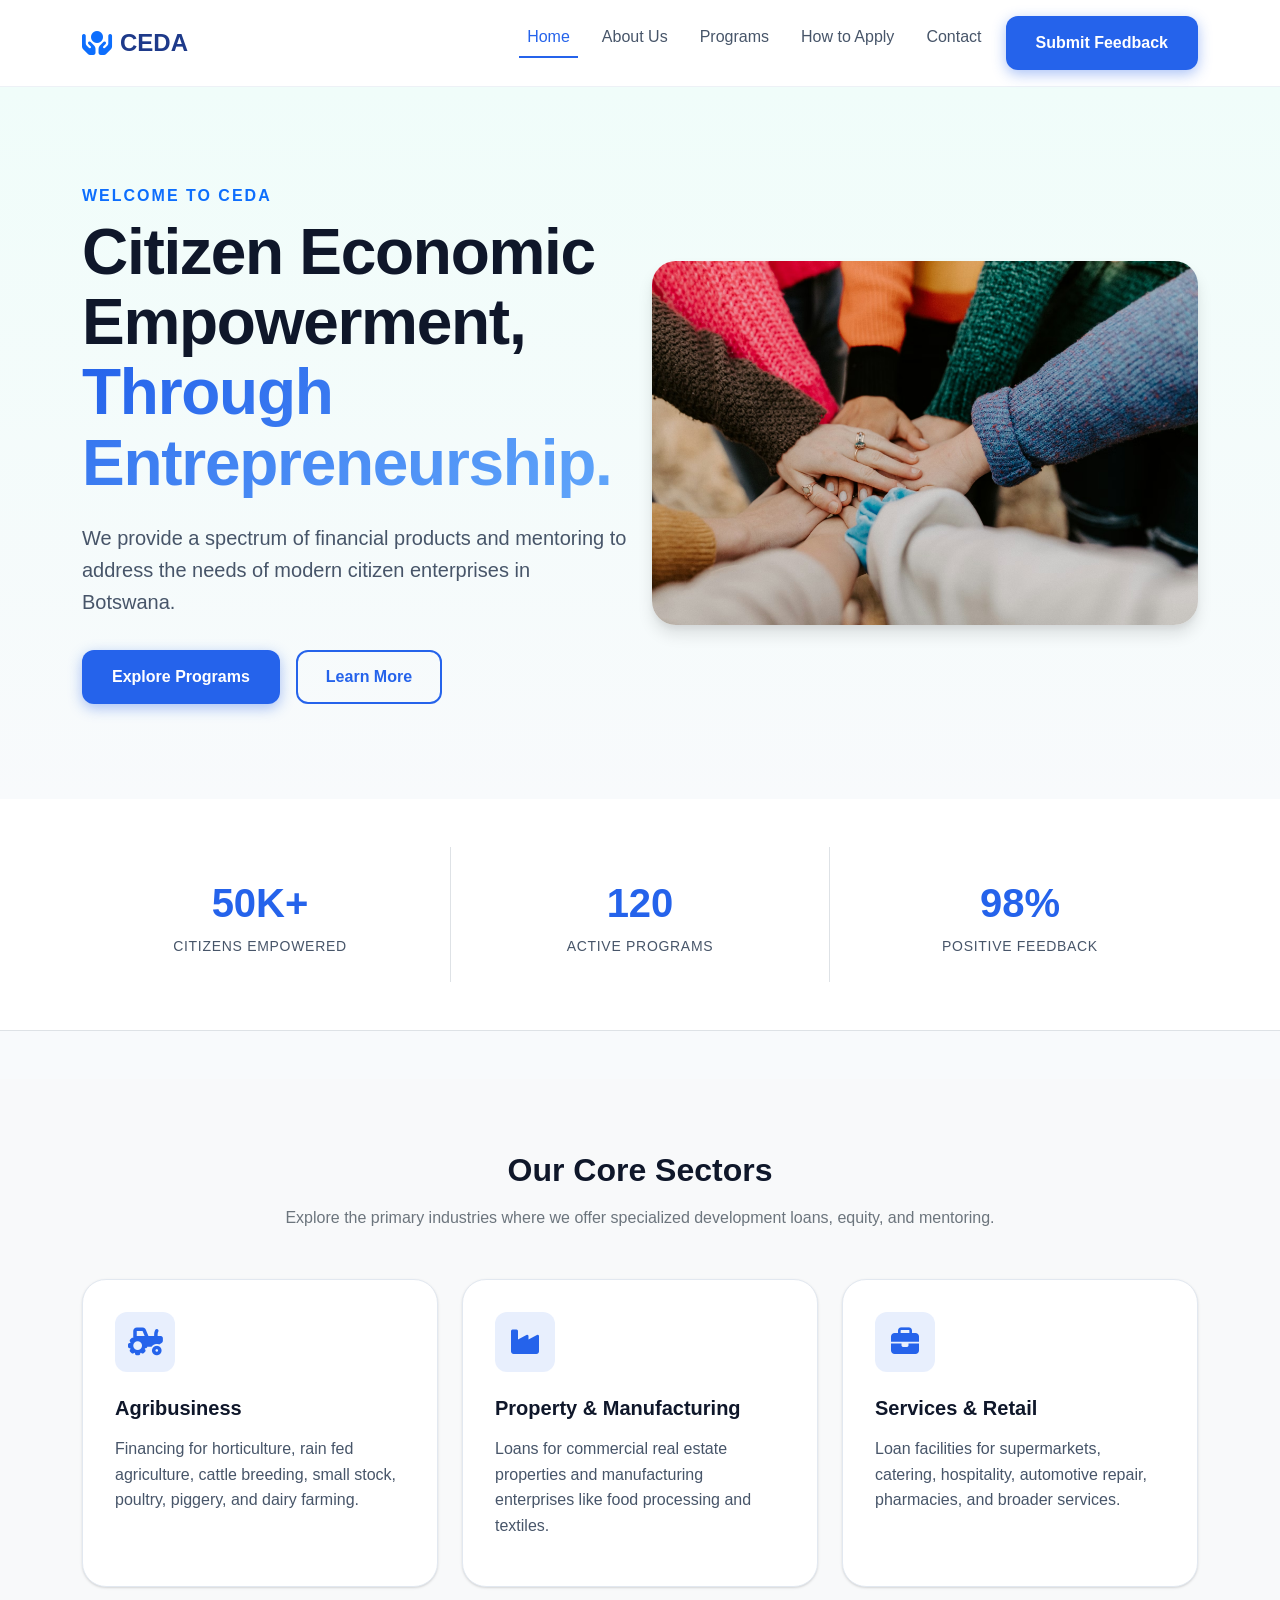
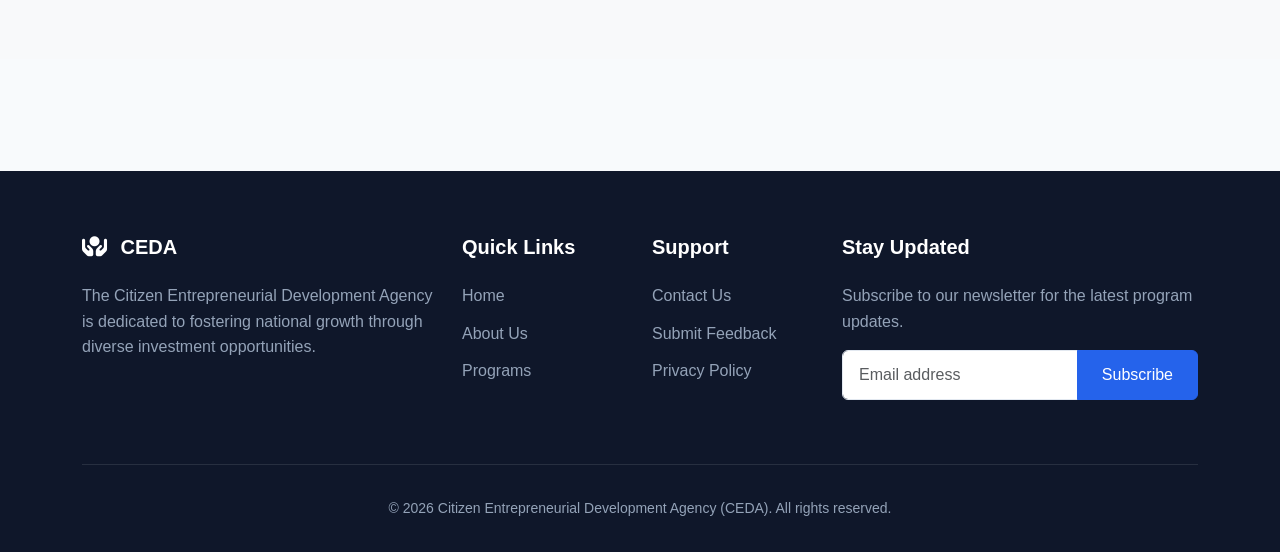
<file: index.html>
<!DOCTYPE html>
<html lang="en">

<head>
  <meta charset="UTF-8">
  <meta name="viewport" content="width=device-width, initial-scale=1.0">
  <title>CEDA - Citizen Entrepreneurial Development Agency</title>
  <meta name="description"
    content="CEDA provides funding for citizen owned projects, encompassing Agribusiness, Services, Property & Manufacturing.">
  <link href="https://cdn.jsdelivr.net/npm/bootstrap@5.3.2/dist/css/bootstrap.min.css" rel="stylesheet">
  <link rel="stylesheet" href="https://cdnjs.cloudflare.com/ajax/libs/font-awesome/6.4.2/css/all.min.css">
  <link rel="stylesheet" href="css/styles.css">
  <link rel="stylesheet" href="css/components.css">
</head>

<body>

  <nav class="site-navbar navbar navbar-expand-lg">
    <div class="container">
      <a class="navbar-brand" href="index.html">
        <i class="fa-solid fa-hands-holding-circle text-primary"></i>
        CEDA
      </a>
      <button class="navbar-toggler" type="button" data-bs-toggle="collapse" data-bs-target="#mainNav"
        aria-controls="mainNav" aria-expanded="false" aria-label="Toggle navigation">
        <span class="navbar-toggler-icon"></span>
      </button>
      <div class="collapse navbar-collapse" id="mainNav">
        <ul class="navbar-nav ms-auto mb-2 mb-lg-0">
          <li class="nav-item">
            <a class="nav-link active" aria-current="page" href="index.html">Home</a>
          </li>
          <li class="nav-item">
            <a class="nav-link" href="about.html">About Us</a>
          </li>
          <li class="nav-item">
            <a class="nav-link" href="programs.html">Programs</a>
          </li>
          <li class="nav-item"><a class="nav-link" aria-current="page" href="apply.html">How to
              Apply</a></li>
          <li class="nav-item">
            <a class="nav-link" href="contact.html">Contact</a>
          </li>

          <li class="nav-item ms-lg-2">
            <a class="btn-custom btn-custom-primary" href="feedback.html">Submit Feedback</a>
          </li>
        </ul>
      </div>
    </div>
  </nav>

  <main>
    <section class="hero-component">
      <div class="container">
        <div class="row align-items-center">
          <div class="col-lg-6 hero-content pr-lg-5 mb-5 mb-lg-0 animate-on-scroll delay-100">
            <span class="text-uppercase fw-bold text-primary mb-2 d-block" style="letter-spacing: 2px;">Welcome to
              CEDA</span>
            <h1 class="hero-title">Citizen Economic Empowerment, <br><span class="text-gradient">Through
                Entrepreneurship.</span>
            </h1>
            <p class="hero-subtitle">We provide a spectrum of financial products and mentoring to address the needs of
              modern citizen enterprises in Botswana.</p>
            <div class="d-flex gap-3">
              <a href="programs.html" class="btn-custom btn-custom-primary">Explore Programs</a>
              <a href="about.html" class="btn-custom btn-custom-outline">Learn More</a>
            </div>
          </div>
          <div class="col-lg-6 animate-on-scroll delay-200">
            <div class="hero-image-wrapper">
              <img src="images/hands.jpg" alt="Community Empowerment" class="img-fluid w-100 rounded shadow-lg">
            </div>
          </div>
        </div>
      </div>
    </section>

    <section class="py-5 bg-white border-bottom">
      <div class="container">
        <div class="row justify-content-center">
          <div class="col-md-4 col-sm-6 stats-badge animate-on-scroll delay-100">
            <div class="stats-number">50K+</div>
            <div class="stats-label">Citizens Empowered</div>
          </div>
          <div class="col-md-4 col-sm-6 stats-badge border-start border-end">
            <div class="stats-number">120</div>
            <div class="stats-label">Active Programs</div>
          </div>
          <div class="col-md-4 col-sm-6 stats-badge animate-on-scroll delay-300">
            <div class="stats-number">98%</div>
            <div class="stats-label">Positive Feedback</div>
          </div>
        </div>
      </div>
    </section>

    <section class="py-5 bg-light my-5">
      <div class="container py-4">
        <div class="text-center mb-5 animate-on-scroll">
          <h2 class="fw-bold mb-3">Our Core Sectors</h2>
          <p class="text-secondary max-w-50 mx-auto">Explore the primary industries where we offer specialized
            development loans, equity, and mentoring.</p>
        </div>
        <div class="row g-4">
          <div class="col-lg-4 col-md-6 animate-on-scroll delay-100">
            <div class="card-ui">
              <div class="card-ui-icon">
                <i class="fa-solid fa-tractor"></i>
              </div>
              <h3 class="card-ui-title">Agribusiness</h3>
              <p class="card-ui-body">Financing for horticulture, rain fed agriculture, cattle breeding, small stock,
                poultry, piggery, and dairy farming.</p>
            </div>
          </div>
          <div class="col-lg-4 col-md-6 animate-on-scroll delay-200">
            <div class="card-ui">
              <div class="card-ui-icon">
                <i class="fa-solid fa-industry"></i>
              </div>
              <h3 class="card-ui-title">Property & Manufacturing</h3>
              <p class="card-ui-body">Loans for commercial real estate properties and manufacturing enterprises like
                food processing and textiles.</p>
            </div>
          </div>
          <div class="col-lg-4 col-md-6 animate-on-scroll delay-300">
            <div class="card-ui">
              <div class="card-ui-icon">
                <i class="fa-solid fa-briefcase"></i>
              </div>
              <h3 class="card-ui-title">Services & Retail</h3>
              <p class="card-ui-body">Loan facilities for supermarkets, catering, hospitality, automotive repair,
                pharmacies, and broader services.</p>
            </div>
          </div>
        </div>
      </div>
    </section>
  </main>
  <footer class="site-footer">
    <div class="container">
      <div class="row g-4">
        <div class="col-lg-4 col-md-6">
          <h5 class="fw-bold"><i class="fa-solid fa-hands-holding-circle me-2"></i> CEDA</h5>
          <p>The Citizen Entrepreneurial Development Agency is dedicated to fostering national growth through diverse
            investment opportunities.</p>
        </div>
        <div class="col-lg-2 col-md-6">
          <h5>Quick Links</h5>
          <ul class="footer-links">
            <li><a href="index.html">Home</a></li>
            <li><a href="about.html">About Us</a></li>
            <li><a href="programs.html">Programs</a></li>
          </ul>
        </div>
        <div class="col-lg-2 col-md-6">
          <h5>Support</h5>
          <ul class="footer-links">
            <li><a href="contact.html">Contact Us</a></li>
            <li><a href="feedback.html">Submit Feedback</a></li>
            <li><a href="#">Privacy Policy</a></li>
          </ul>
        </div>
        <div class="col-lg-4 col-md-6">
          <h5>Stay Updated</h5>
          <p>Subscribe to our newsletter for the latest program updates.</p>
          <div class="input-group mb-3 form-ui">
            <input type="email" class="form-control" placeholder="Email address" aria-label="Email address">
            <button class="btn btn-primary px-4" type="button"
              style="background-color: var(--primary-color); border-color: var(--primary-color);">Subscribe</button>
          </div>
        </div>
      </div>
      <div class="footer-bottom">
        <p class="mb-0">&copy; 2026 Citizen Entrepreneurial Development Agency (CEDA). All rights reserved.</p>
      </div>
    </div>
  </footer>
  <script src="https://cdn.jsdelivr.net/npm/bootstrap@5.3.2/dist/js/bootstrap.bundle.min.js"></script>
  <script src="js/main.js"></script>
</body>

</html>
</file>
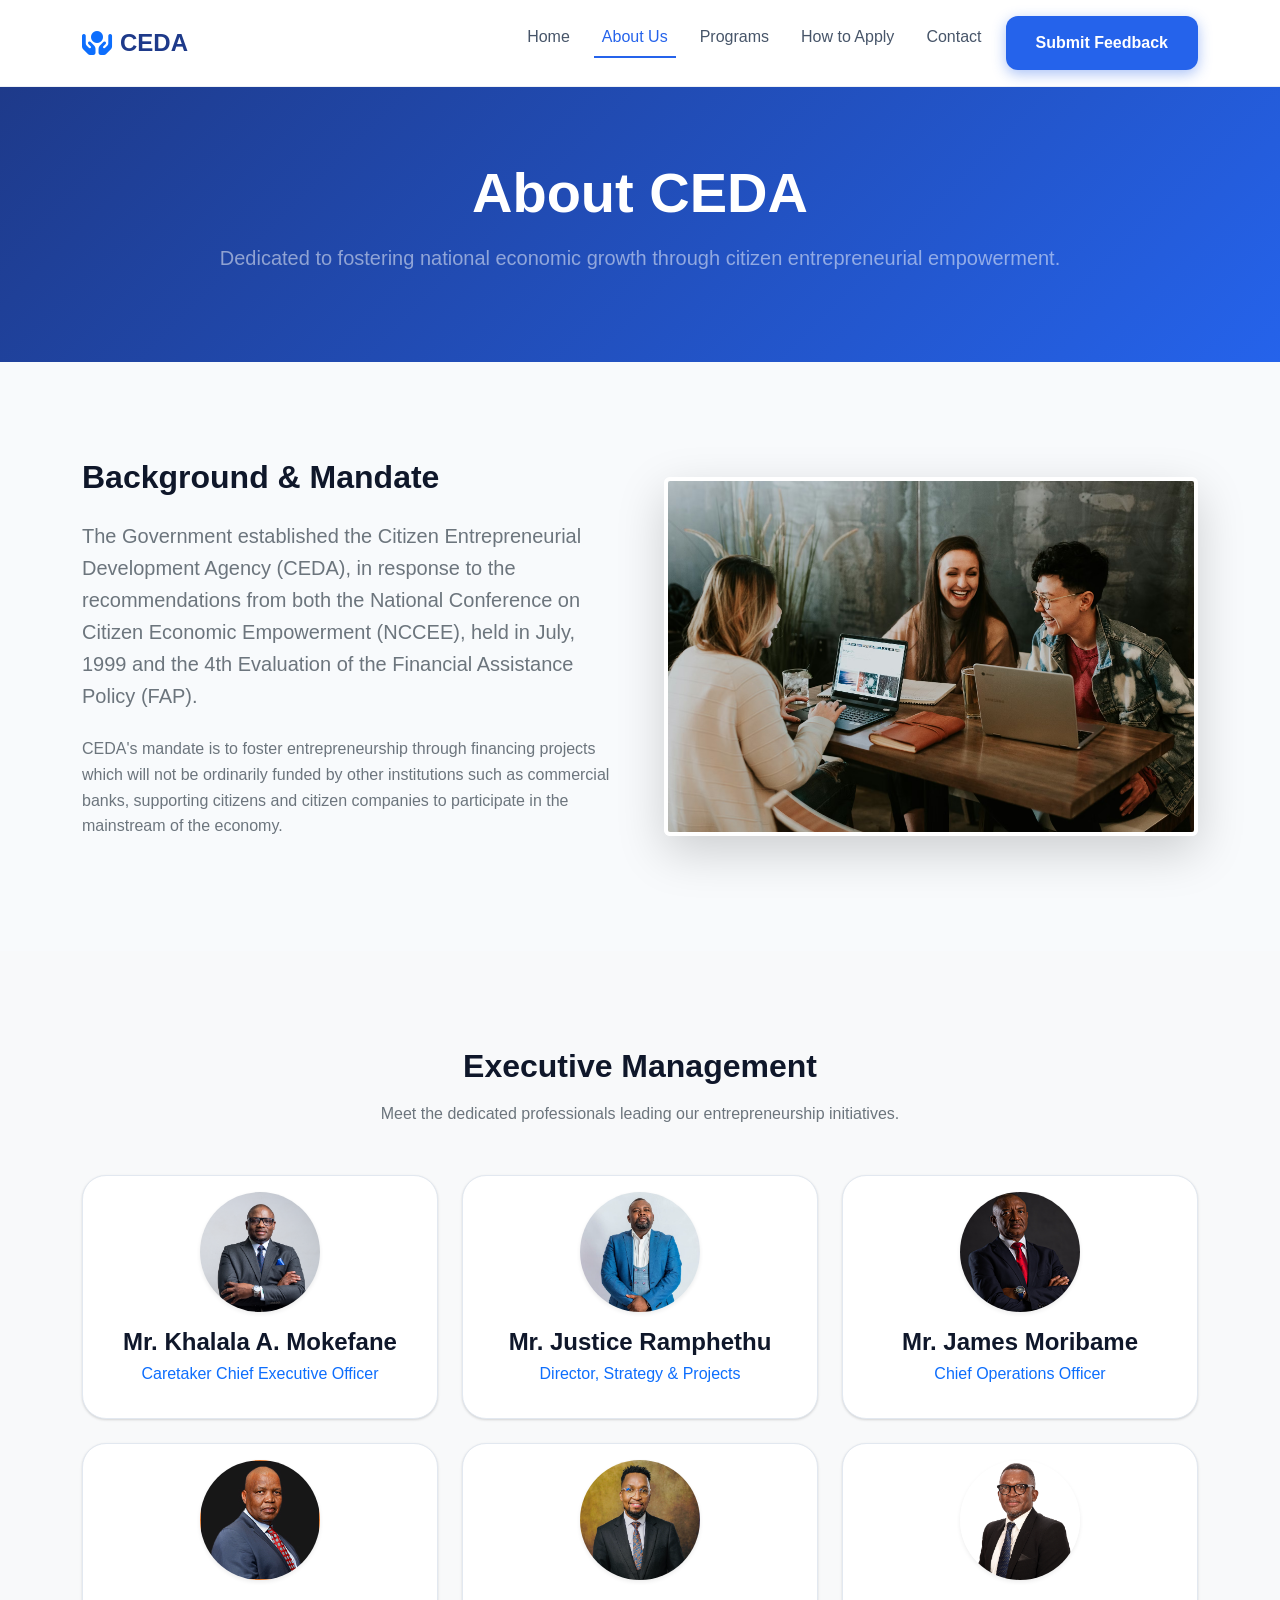
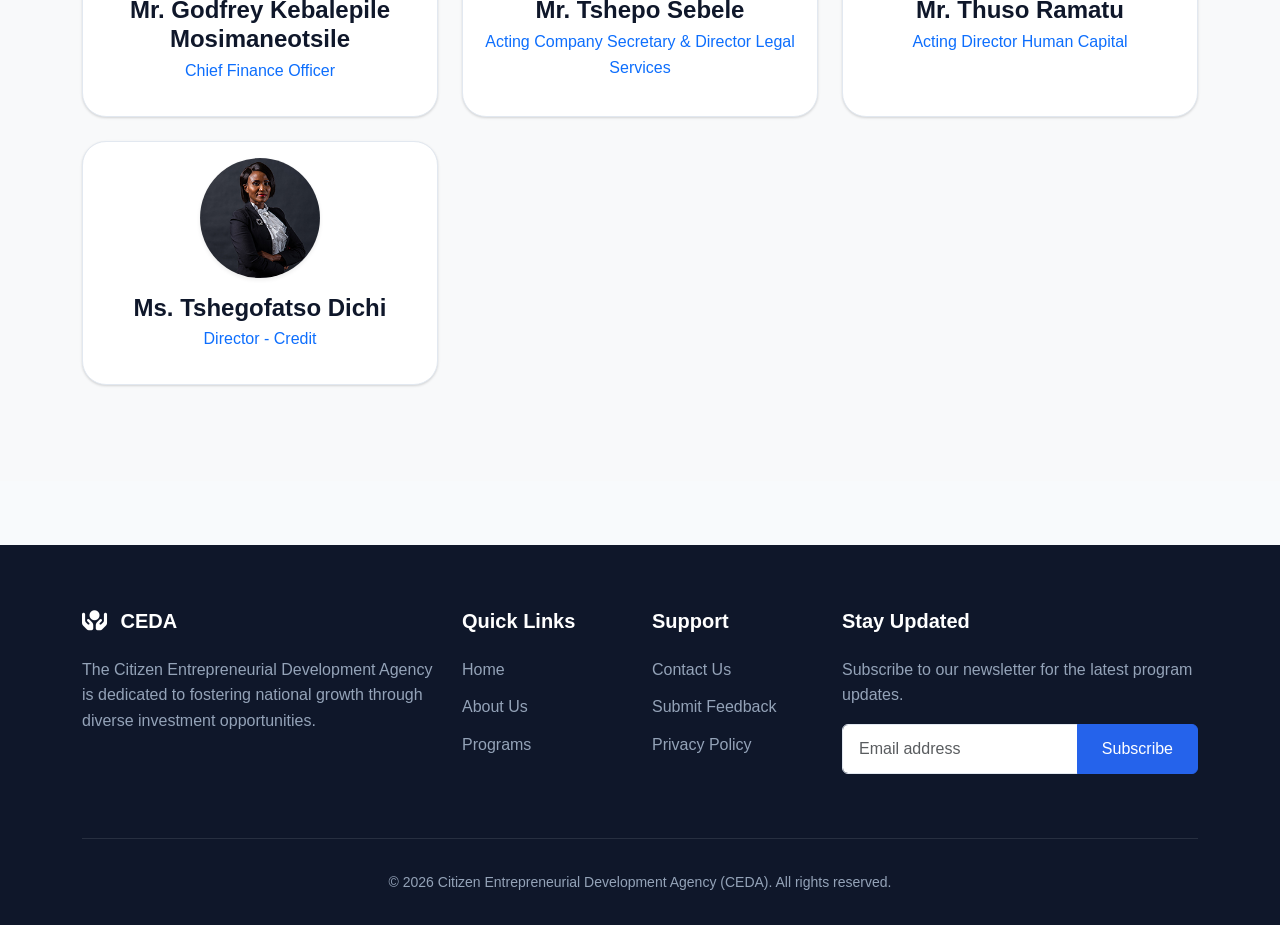
<file: about.html>
<!DOCTYPE html>
<html lang="en">

<head>
  <meta charset="UTF-8">
  <meta name="viewport" content="width=device-width, initial-scale=1.0">
  <title>About Us - CEDA</title>
  <meta name="description"
    content="Learn more about the Citizen Entrepreneurial Development Agency (CEDA) and our mandate in Botswana.">
  <link href="https://cdn.jsdelivr.net/npm/bootstrap@5.3.2/dist/css/bootstrap.min.css" rel="stylesheet">
  <link rel="stylesheet" href="https://cdnjs.cloudflare.com/ajax/libs/font-awesome/6.4.2/css/all.min.css">
  <link rel="stylesheet" href="css/styles.css">
  <link rel="stylesheet" href="css/components.css">
</head>

<body>

  <nav class="site-navbar navbar navbar-expand-lg">
    <div class="container">
      <a class="navbar-brand" href="index.html">
        <i class="fa-solid fa-hands-holding-circle text-primary"></i>
        CEDA
      </a>
      <button class="navbar-toggler" type="button" data-bs-toggle="collapse" data-bs-target="#mainNav"
        aria-controls="mainNav" aria-expanded="false" aria-label="Toggle navigation">
        <span class="navbar-toggler-icon"></span>
      </button>
      <div class="collapse navbar-collapse" id="mainNav">
        <ul class="navbar-nav ms-auto mb-2 mb-lg-0">
          <li class="nav-item"><a class="nav-link" href="index.html">Home</a></li>
          <li class="nav-item"><a class="nav-link active" aria-current="page" href="about.html">About Us</a></li>
          <li class="nav-item"><a class="nav-link" href="programs.html">Programs</a></li>
          <li class="nav-item"><a class="nav-link" aria-current="page" href="apply.html">How to
              Apply</a></li>
          <li class="nav-item"><a class="nav-link" href="contact.html">Contact</a></li>

          <li class="nav-item ms-lg-2"><a class="btn-custom btn-custom-primary" href="feedback.html">Submit Feedback</a>
          </li>
        </ul>
      </div>
    </div>
  </nav>

  <main>

    <section class="bg-primary text-white py-5 mb-5"
      style="background: linear-gradient(135deg, var(--primary-dark), var(--primary-color));">
      <div class="container py-4 text-center">
        <h1 class="display-4 fw-bold text-white mb-3">About CEDA</h1>
        <p class="lead max-w-50 mx-auto text-white-50">Dedicated to fostering national economic growth through citizen
          entrepreneurial empowerment.</p>
      </div>
    </section>

    <section class="container py-5 animate-on-scroll">
      <div class="row align-items-center g-5">
        <div class="col-lg-6">
          <h2 class="fw-bold mb-4">Background & Mandate</h2>
          <p class="text-secondary fs-5 mb-4">The Government established the Citizen Entrepreneurial Development Agency
            (CEDA), in response to the recommendations from both the National Conference on Citizen Economic Empowerment
            (NCCEE), held in July, 1999 and the 4th Evaluation of the Financial Assistance Policy (FAP).
          </p>
          <p class="text-secondary">CEDA's mandate is to foster entrepreneurship through financing projects which will
            not be ordinarily funded by other institutions such as commercial banks, supporting citizens and citizen
            companies to participate in the mainstream of the economy.</p>
        </div>
        <div class="col-lg-6">
          <div class="rounded shadow-lg overflow-hidden border border-4 border-white">
            <img src="images/about.jpg" class="img-fluid w-100" alt="Team collaborating">
          </div>
        </div>
      </div>
    </section>

    <section class="bg-light py-5 mt-5 animate-on-scroll">
      <div class="container py-5">
        <div class="text-center mb-5">
          <h2 class="fw-bold mb-3">Executive Management</h2>
          <p class="text-secondary max-w-50 mx-auto">Meet the dedicated professionals leading our entrepreneurship
            initiatives.</p>
        </div>

        <div class="row g-4">

          <div class="col-lg-4 col-md-6">
            <div class="card-ui text-center p-3">
              <img src="images/Mr. Khalala A. Mokefane.png" class="rounded-circle shadow-sm mb-3 d-block mx-auto"
                width="120" height="120" style="object-fit: cover;" alt="Mr. Khalala A. Mokefane">
              <h4 class="fw-bold mb-1">Mr. Khalala A. Mokefane</h4>
              <p class="text-primary fw-medium">Caretaker Chief Executive Officer</p>
            </div>
          </div>
          <div class="col-lg-4 col-md-6">
            <div class="card-ui text-center p-3">
              <img src="images/Mr. Justice Ramphethu.png" class="rounded-circle shadow-sm mb-3 d-block mx-auto"
                width="120" height="120" style="object-fit: cover;" alt="Mr. Justice Ramphethu">
              <h4 class="fw-bold mb-1">Mr. Justice Ramphethu</h4>
              <p class="text-primary fw-medium">Director, Strategy & Projects</p>
            </div>
          </div>
          <div class="col-lg-4 col-md-6">
            <div class="card-ui text-center p-3">
              <img src="images/Mr. James Moribame.png" class="rounded-circle shadow-sm mb-3 d-block mx-auto" width="120"
                height="120" style="object-fit: cover;" alt="Mr. James Moribame">
              <h4 class="fw-bold mb-1">Mr. James Moribame</h4>
              <p class="text-primary fw-medium">Chief Operations Officer</p>
            </div>
          </div>
          <div class="col-lg-4 col-md-6">
            <div class="card-ui text-center p-3">
              <img src="images/Mr. Godfrey Kebalepile Mosimaneotsile.jpg"
                class="rounded-circle shadow-sm mb-3 d-block mx-auto" width="120" height="120"
                style="object-fit: cover;" alt="Mr. Godfrey Kebalepile Mosimaneotsile">
              <h4 class="fw-bold mb-1">Mr. Godfrey Kebalepile Mosimaneotsile</h4>
              <p class="text-primary fw-medium">Chief Finance Officer</p>
            </div>
          </div>
          <div class="col-lg-4 col-md-6">
            <div class="card-ui text-center p-3">
              <img src="images/Mr. Tshepo Sebele.png" class="rounded-circle shadow-sm mb-3 d-block mx-auto" width="120"
                height="120" style="object-fit: cover;" alt="Mr. Tshepo Sebele">
              <h4 class="fw-bold mb-1">Mr. Tshepo Sebele</h4>
              <p class="text-primary fw-medium">Acting Company Secretary & Director Legal Services</p>
            </div>
          </div>
          <div class="col-lg-4 col-md-6">
            <div class="card-ui text-center p-3">
              <img src="images/Mr. Thuso Ramatu.png" class="rounded-circle shadow-sm mb-3 d-block mx-auto" width="120"
                height="120" style="object-fit: cover;" alt="Mr. Thuso Ramatu">
              <h4 class="fw-bold mb-1">Mr. Thuso Ramatu</h4>
              <p class="text-primary fw-medium">Acting Director Human Capital</p>
            </div>
          </div>
          <div class="col-lg-4 col-md-6">
            <div class="card-ui text-center p-3">
              <img src="images/Ms. Tshegofatso Dichi.jpg" class="rounded-circle shadow-sm mb-3 d-block mx-auto"
                width="120" height="120" style="object-fit: cover;" alt="Ms. Tshegofatso Dichi">
              <h4 class="fw-bold mb-1">Ms. Tshegofatso Dichi</h4>
              <p class="text-primary fw-medium">Director - Credit</p>
            </div>
          </div>
        </div>
      </div>
    </section>
  </main>

  <footer class="site-footer">
    <div class="container">
      <div class="row g-4">
        <div class="col-lg-4 col-md-6">
          <h5 class="fw-bold"><i class="fa-solid fa-hands-holding-circle me-2"></i> CEDA</h5>
          <p>The Citizen Entrepreneurial Development Agency is dedicated to fostering national growth through diverse
            investment opportunities.</p>
        </div>
        <div class="col-lg-2 col-md-6">
          <h5>Quick Links</h5>
          <ul class="footer-links">
            <li><a href="index.html">Home</a></li>
            <li><a href="about.html">About Us</a></li>
            <li><a href="programs.html">Programs</a></li>
          </ul>
        </div>
        <div class="col-lg-2 col-md-6">
          <h5>Support</h5>
          <ul class="footer-links">
            <li><a href="contact.html">Contact Us</a></li>
            <li><a href="feedback.html">Submit Feedback</a></li>
            <li><a href="#">Privacy Policy</a></li>
          </ul>
        </div>
        <div class="col-lg-4 col-md-6">
          <h5>Stay Updated</h5>
          <p>Subscribe to our newsletter for the latest program updates.</p>
          <div class="input-group mb-3 form-ui">
            <input type="email" class="form-control" placeholder="Email address">
            <button class="btn btn-primary px-4" type="button"
              style="background-color: var(--primary-color); border-color: var(--primary-color);">Subscribe</button>
          </div>
        </div>
      </div>
      <div class="footer-bottom">
        <p class="mb-0">&copy; 2026 Citizen Entrepreneurial Development Agency (CEDA). All rights reserved.</p>
      </div>
    </div>
  </footer>

  <script src="https://cdn.jsdelivr.net/npm/bootstrap@5.3.2/dist/js/bootstrap.bundle.min.js"></script>
  <script src="js/main.js"></script>
</body>

</html>
</file>
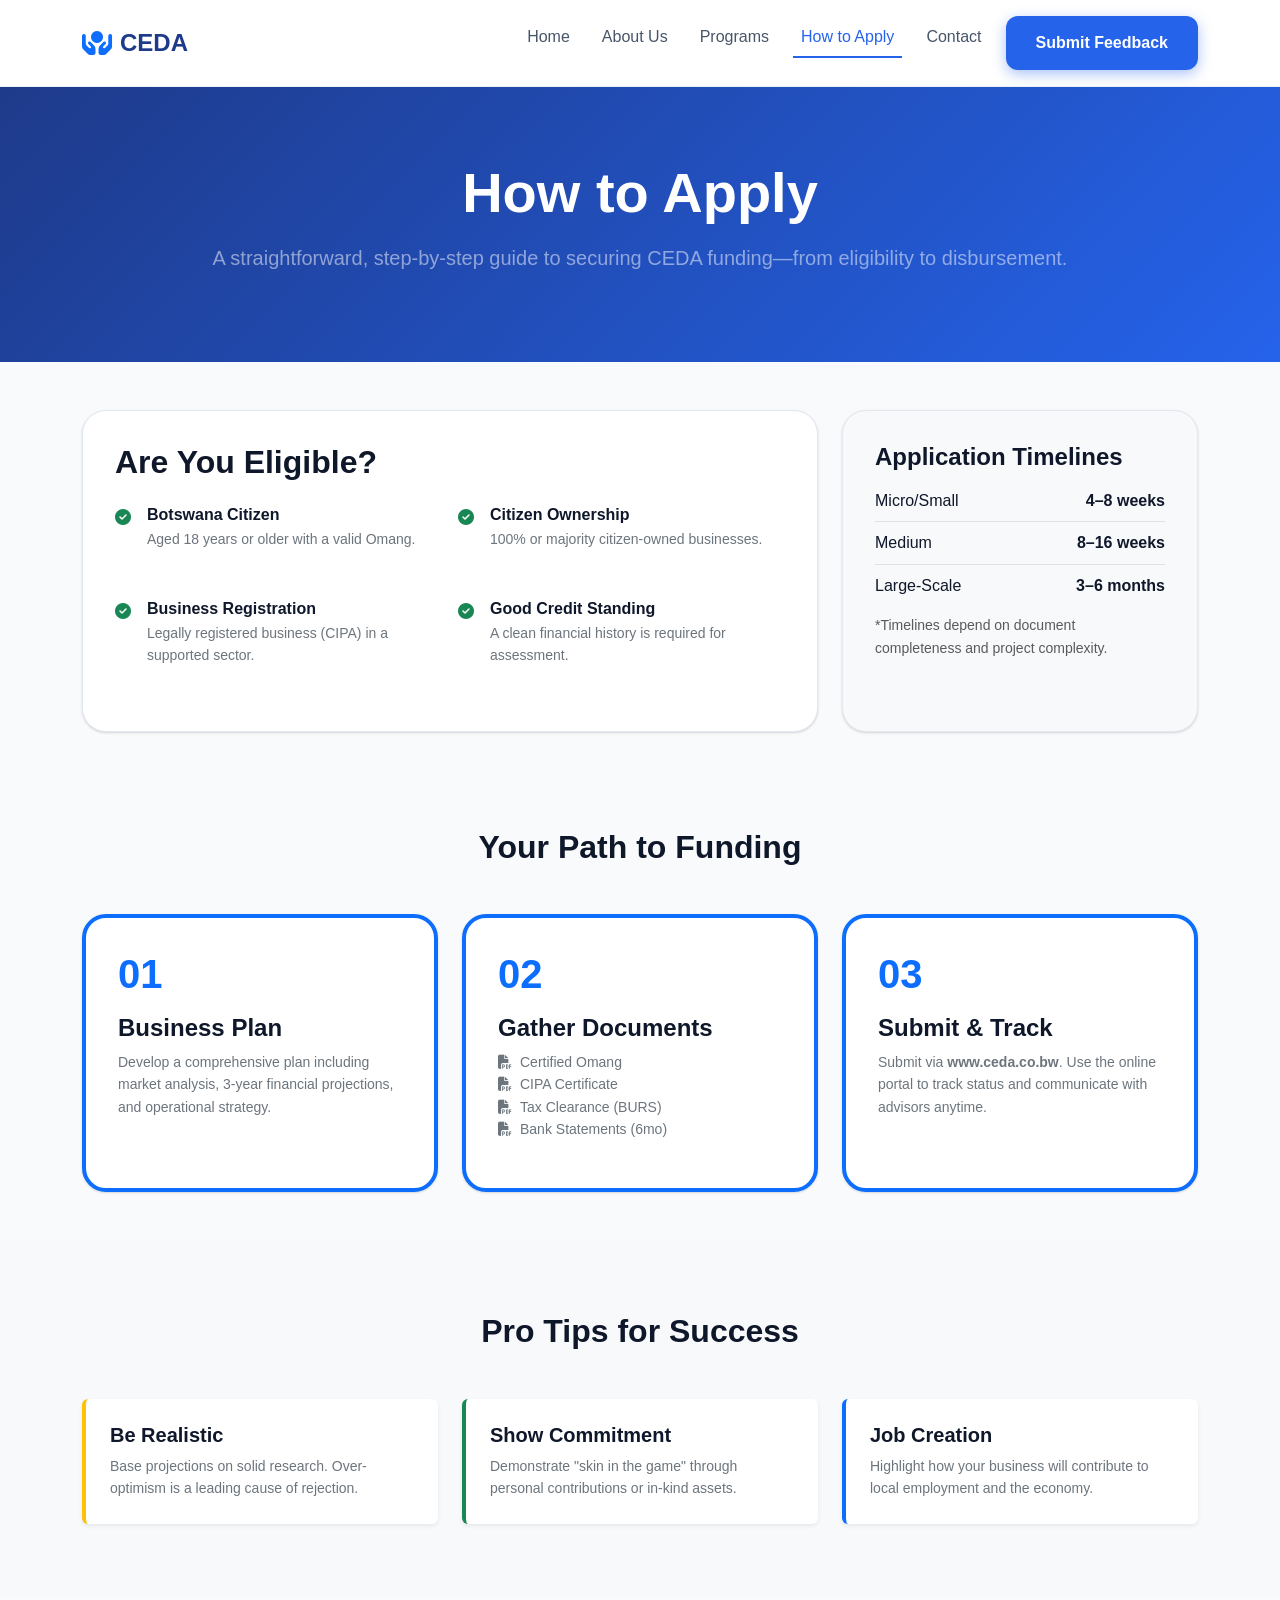
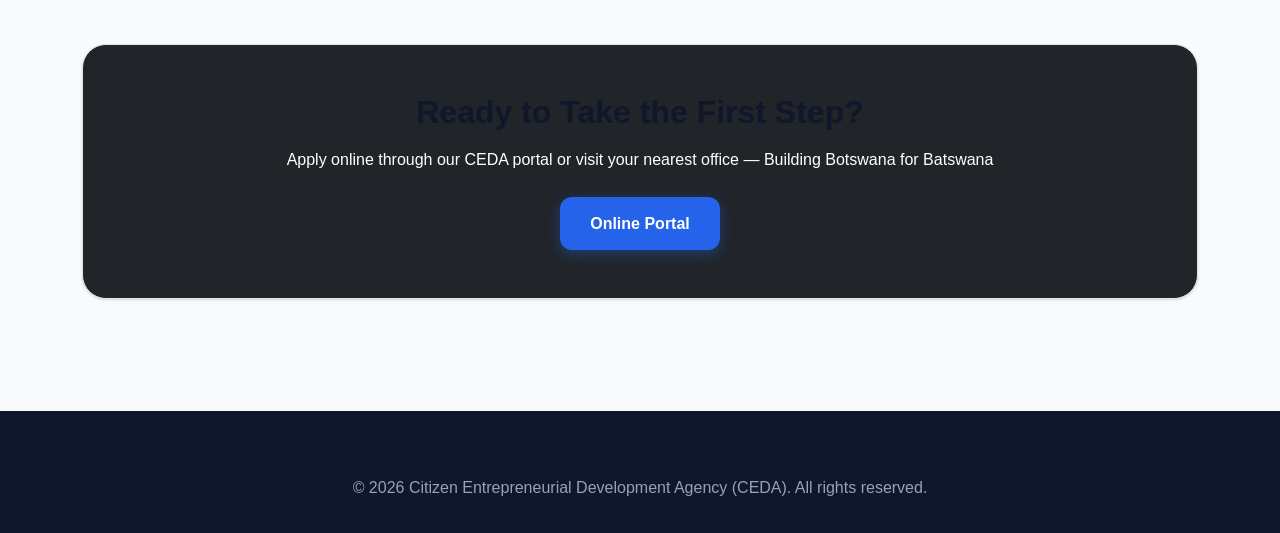
<file: apply.html>
<!DOCTYPE html>
<html lang="en">

<head>
    <meta charset="UTF-8">
    <meta name="viewport" content="width=device-width, initial-scale=1.0">
    <title>How to Apply - CEDA</title>
    <meta name="description" content="Step-by-step guide on how to apply for CEDA funding.">
    <link href="https://cdn.jsdelivr.net/npm/bootstrap@5.3.2/dist/css/bootstrap.min.css" rel="stylesheet">
    <link rel="stylesheet" href="https://cdnjs.cloudflare.com/ajax/libs/font-awesome/6.4.2/css/all.min.css">
    <link rel="stylesheet" href="css/styles.css">
    <link rel="stylesheet" href="css/components.css">
</head>

<body>
    <nav class="site-navbar navbar navbar-expand-lg">
        <div class="container">
            <a class="navbar-brand" href="index.html">
                <i class="fa-solid fa-hands-holding-circle text-primary"></i>
                CEDA
            </a>
            <button class="navbar-toggler" type="button" data-bs-toggle="collapse" data-bs-target="#mainNav">
                <span class="navbar-toggler-icon"></span>
            </button>
            <div class="collapse navbar-collapse" id="mainNav">
                <ul class="navbar-nav ms-auto mb-2 mb-lg-0">
                    <li class="nav-item"><a class="nav-link" href="index.html">Home</a></li>
                    <li class="nav-item"><a class="nav-link" href="about.html">About Us</a></li>
                    <li class="nav-item"><a class="nav-link" href="programs.html">Programs</a></li>
                    <li class="nav-item"><a class="nav-link active" aria-current="page" href="apply.html">How to
                            Apply</a></li>
                    <li class="nav-item"><a class="nav-link" href="contact.html">Contact</a></li>

                    </li>
                    <li class="nav-item ms-lg-2"><a class="btn-custom btn-custom-primary" href="feedback.html">Submit
                            Feedback</a>
                    </li>
                </ul>
            </div>
        </div>
    </nav>

    <main>
        <section class="bg-primary text-white py-5 mb-5"
            style="background: linear-gradient(135deg, var(--primary-dark), var(--primary-color));">
            <div class="container py-4 text-center">
                <h1 class="display-4 fw-bold text-white mb-3">How to Apply</h1>
                <p class="lead max-w-50 mx-auto text-white-50">A straightforward, step-by-step guide to securing CEDA
                    funding—from eligibility to disbursement.</p>
            </div>
        </section>


        <section class="container mb-5">
            <div class="row g-4">
                <div class="col-lg-8">
                    <div class="card-ui h-100">
                        <h2 class="fw-bold mb-4">Are You Eligible?</h2>
                        <div class="row g-3">
                            <div class="col-md-6">
                                <div class="d-flex align-items-start mb-3">
                                    <i class="fa-solid fa-circle-check text-success mt-1 me-3"></i>
                                    <div>
                                        <h6 class="fw-bold mb-1">Botswana Citizen</h6>
                                        <p class="small text-secondary">Aged 18 years or older with a valid Omang.</p>
                                    </div>
                                </div>
                            </div>
                            <div class="col-md-6">
                                <div class="d-flex align-items-start mb-3">
                                    <i class="fa-solid fa-circle-check text-success mt-1 me-3"></i>
                                    <div>
                                        <h6 class="fw-bold mb-1">Citizen Ownership</h6>
                                        <p class="small text-secondary">100% or majority citizen-owned businesses.</p>
                                    </div>
                                </div>
                            </div>
                            <div class="col-md-6">
                                <div class="d-flex align-items-start mb-3">
                                    <i class="fa-solid fa-circle-check text-success mt-1 me-3"></i>
                                    <div>
                                        <h6 class="fw-bold mb-1">Business Registration</h6>
                                        <p class="small text-secondary">Legally registered business (CIPA) in a
                                            supported sector.</p>
                                    </div>
                                </div>
                            </div>
                            <div class="col-md-6">
                                <div class="d-flex align-items-start mb-3">
                                    <i class="fa-solid fa-circle-check text-success mt-1 me-3"></i>
                                    <div>
                                        <h6 class="fw-bold mb-1">Good Credit Standing</h6>
                                        <p class="small text-secondary">A clean financial history is required for
                                            assessment.</p>
                                    </div>
                                </div>
                            </div>
                        </div>
                    </div>
                </div>
                <div class="col-lg-4">
                    <div class="card-ui h-100 bg-light">
                        <h4 class="fw-bold mb-3">Application Timelines</h4>
                        <div class="border-bottom pb-2 mb-2 d-flex justify-content-between">
                            <span>Micro/Small</span> <strong>4–8 weeks</strong>
                        </div>
                        <div class="border-bottom pb-2 mb-2 d-flex justify-content-between">
                            <span>Medium</span> <strong>8–16 weeks</strong>
                        </div>
                        <div class="d-flex justify-content-between">
                            <span>Large-Scale</span> <strong>3–6 months</strong>
                        </div>
                        <p class="small text-muted mt-3 italic">*Timelines depend on document completeness and project
                            complexity.</p>
                    </div>
                </div>
            </div>
        </section>

        <section class="container py-5">
            <h2 class="text-center fw-bold mb-5">Your Path to Funding</h2>
            <div class="row g-4">
                <div class="col-md-4 animate-on-scroll">
                    <div class="card-ui h-100 border-top border-4 border-primary">
                        <div class="display-6 fw-bold text-primary mb-3">01</div>
                        <h4 class="fw-bold">Business Plan</h4>
                        <p class="text-secondary small">Develop a comprehensive plan including market analysis, 3-year
                            financial projections, and operational strategy.</p>
                    </div>
                </div>
                <div class="col-md-4 animate-on-scroll">
                    <div class="card-ui h-100 border-top border-4 border-primary">
                        <div class="display-6 fw-bold text-primary mb-3">02</div>
                        <h4 class="fw-bold">Gather Documents</h4>
                        <ul class="list-unstyled small text-secondary">
                            <li><i class="fa-solid fa-file-pdf me-2"></i>Certified Omang</li>
                            <li><i class="fa-solid fa-file-pdf me-2"></i>CIPA Certificate</li>
                            <li><i class="fa-solid fa-file-pdf me-2"></i>Tax Clearance (BURS)</li>
                            <li><i class="fa-solid fa-file-pdf me-2"></i>Bank Statements (6mo)</li>
                        </ul>
                    </div>
                </div>
                <div class="col-md-4 animate-on-scroll">
                    <div class="card-ui h-100 border-top border-4 border-primary">
                        <div class="display-6 fw-bold text-primary mb-3">03</div>
                        <h4 class="fw-bold">Submit & Track</h4>
                        <p class="text-secondary small">Submit via <strong>www.ceda.co.bw</strong>. Use the online
                            portal to track status and communicate with advisors anytime.</p>
                    </div>
                </div>
            </div>
        </section>

        <section class="bg-light py-5">
            <div class="container py-4">
                <h2 class="text-center fw-bold mb-5">Pro Tips for Success</h2>
                <div class="row g-4">
                    <div class="col-md-4">
                        <div class="p-4 bg-white rounded shadow-sm border-start border-4 border-warning">
                            <h5 class="fw-bold">Be Realistic</h5>
                            <p class="small text-secondary mb-0">Base projections on solid research. Over-optimism is a
                                leading cause of rejection.</p>
                        </div>
                    </div>
                    <div class="col-md-4">
                        <div class="p-4 bg-white rounded shadow-sm border-start border-4 border-success">
                            <h5 class="fw-bold">Show Commitment</h5>
                            <p class="small text-secondary mb-0">Demonstrate "skin in the game" through personal
                                contributions or in-kind assets.</p>
                        </div>
                    </div>
                    <div class="col-md-4">
                        <div class="p-4 bg-white rounded shadow-sm border-start border-4 border-primary">
                            <h5 class="fw-bold">Job Creation</h5>
                            <p class="small text-secondary mb-0">Highlight how your business will contribute to local
                                employment and the economy.</p>
                        </div>
                    </div>
                </div>
            </div>
        </section>

        <section class="container py-5 text-center">
            <div class="card-ui py-5 bg-dark text-white">
                <h2 class="fw-bold mb-3">Ready to Take the First Step?</h2>
                <p class="mb-4">Apply online through our CEDA portal or visit your nearest office — Building Botswana
                    for Batswana</p>
                <div class="d-flex justify-content-center gap-3">
                    <a href="contact.html" class="btn-custom btn-custom-primary">Online Portal</a>
                </div>
            </div>
        </section>
    </main>

    <footer class="site-footer">
        <div class="container text-center">
            <p class="mb-0">&copy; 2026 Citizen Entrepreneurial Development Agency (CEDA). All rights reserved.</p>
        </div>
    </footer>

    <script src="https://cdn.jsdelivr.net/npm/bootstrap@5.3.2/dist/js/bootstrap.bundle.min.js"></script>
    <script src="js/main.js"></script>
</body>

</html>
</file>
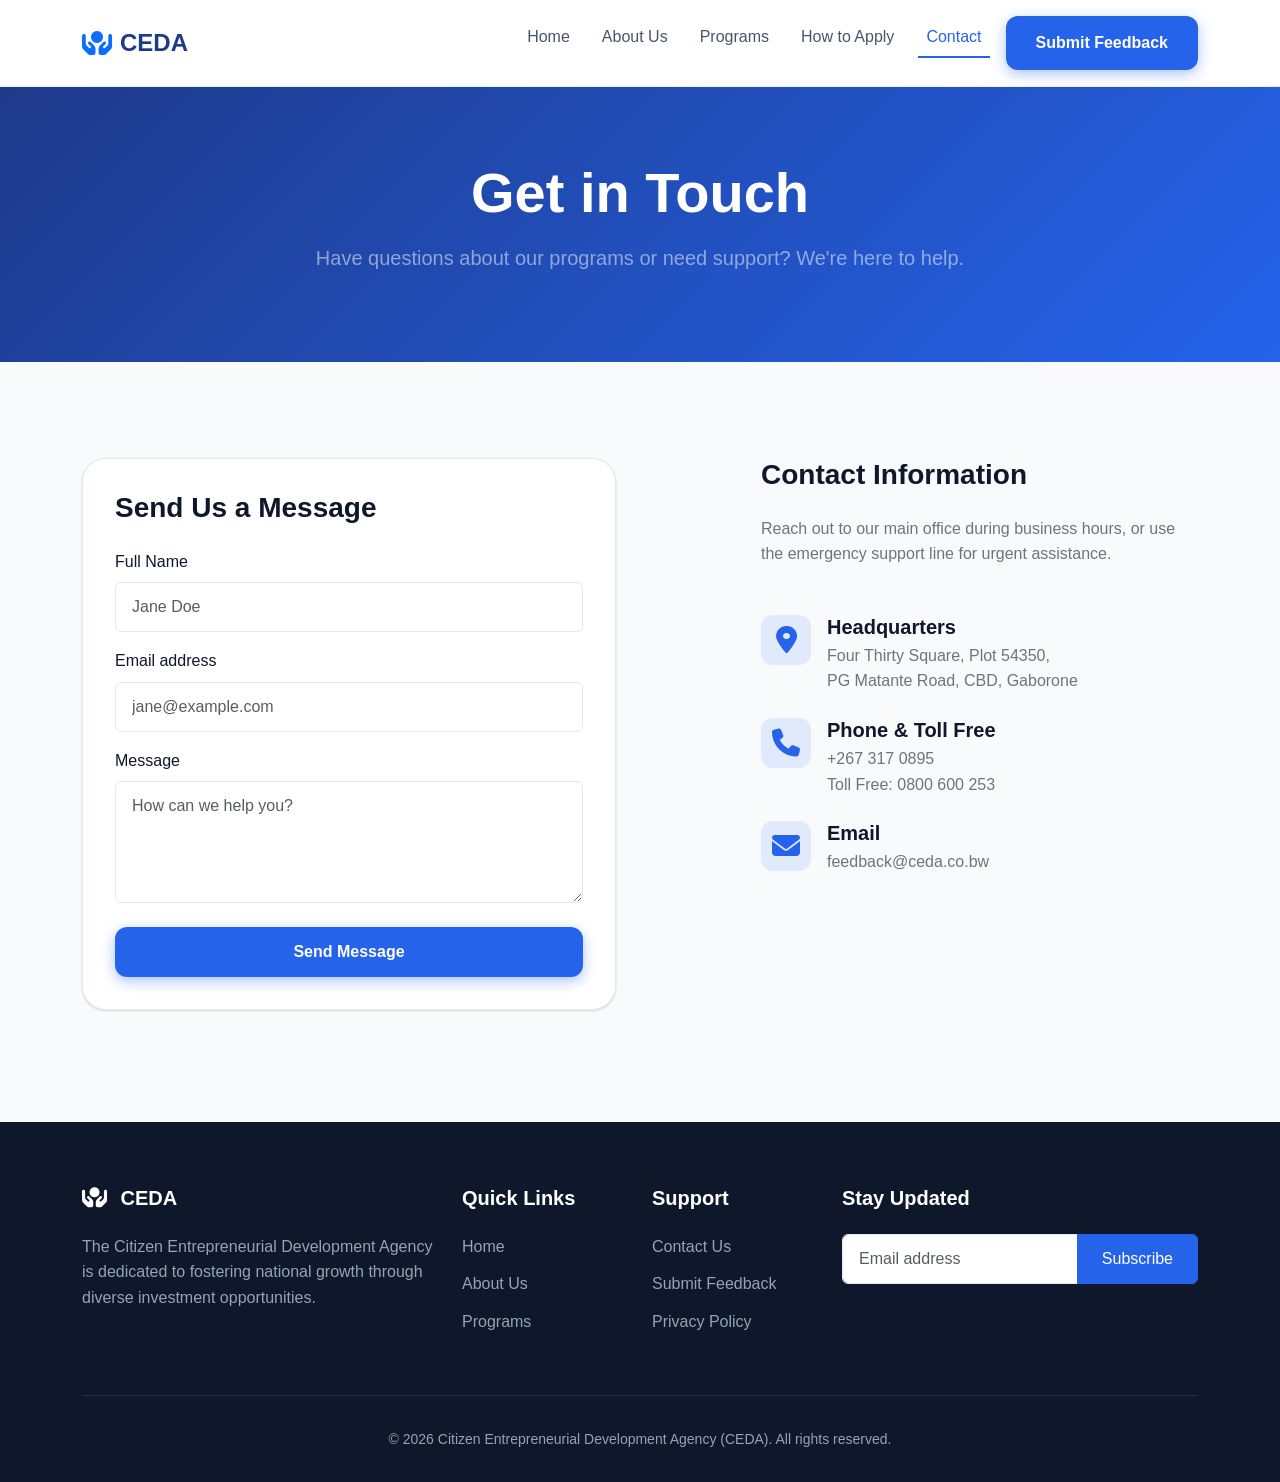
<file: contact.html>
<!DOCTYPE html>
<html lang="en">

<head>
  <meta charset="UTF-8">
  <meta name="viewport" content="width=device-width, initial-scale=1.0">
  <title>Contact Us - CEDA</title>
  <meta name="description" content="Contact the Citizen Entrepreneurial Development Agency.">
  <link href="https://cdn.jsdelivr.net/npm/bootstrap@5.3.2/dist/css/bootstrap.min.css" rel="stylesheet">
  <link rel="stylesheet" href="https://cdnjs.cloudflare.com/ajax/libs/font-awesome/6.4.2/css/all.min.css">
  <link rel="stylesheet" href="css/styles.css">
  <link rel="stylesheet" href="css/components.css">
</head>

<body>

  <nav class="site-navbar navbar navbar-expand-lg">
    <div class="container">
      <a class="navbar-brand" href="index.html">
        <i class="fa-solid fa-hands-holding-circle text-primary"></i>
        CEDA
      </a>
      <button class="navbar-toggler" type="button" data-bs-toggle="collapse" data-bs-target="#mainNav"
        aria-controls="mainNav" aria-expanded="false" aria-label="Toggle navigation">
        <span class="navbar-toggler-icon"></span>
      </button>
      <div class="collapse navbar-collapse" id="mainNav">
        <ul class="navbar-nav ms-auto mb-2 mb-lg-0">
          <li class="nav-item"><a class="nav-link" href="index.html">Home</a></li>
          <li class="nav-item"><a class="nav-link" href="about.html">About Us</a></li>
          <li class="nav-item"><a class="nav-link" href="programs.html">Programs</a></li>
          <li class="nav-item"><a class="nav-link" aria-current="page" href="apply.html">How to Apply</a></li>
          <li class="nav-item"><a class="nav-link active" aria-current="page" href="contact.html">Contact</a></li>
          <li class="nav-item ms-lg-2"><a class="btn-custom btn-custom-primary" href="feedback.html">Submit Feedback</a></li>
        </ul>
      </div>
    </div>
  </nav>

  <main>
    <section class="bg-primary text-white py-5 mb-5"
      style="background: linear-gradient(135deg, var(--primary-dark), var(--primary-color));">
      <div class="container py-4 text-center">
        <h1 class="display-4 fw-bold text-white mb-3">Get in Touch</h1>
        <p class="lead max-w-50 mx-auto text-white-50">Have questions about our programs or need support? We're here to help.</p>
      </div>
    </section>

    <section class="container py-5 animate-on-scroll">
      <div class="row g-5">
        <div class="col-lg-6">
          <div class="card-ui">
            <h3 class="fw-bold mb-4">Send Us a Message</h3>
            <form class="form-ui" id="contactForm" novalidate>
              <div class="mb-3">
                <label for="fullName" class="form-label">Full Name</label>
                <input type="text" class="form-control" id="fullName" placeholder="Jane Doe">
                <div class="invalid-feedback" id="fullNameError">Please fill in this field.</div>
              </div>
              <div class="mb-3">
                <label for="emailAddr" class="form-label">Email address</label>
                <input type="email" class="form-control" id="emailAddr" placeholder="jane@example.com">
                <div class="invalid-feedback" id="emailAddrError">Please fill in this field.</div>
              </div>
              <div class="mb-4">
                <label for="messageBody" class="form-label">Message</label>
                <textarea class="form-control" id="messageBody" rows="4" placeholder="How can we help you?"></textarea>
                <div class="invalid-feedback" id="messageBodyError">Please fill in this field.</div>
              </div>
              <button type="submit" class="btn-custom btn-custom-primary w-100 border-0">Send Message</button>
            </form>
          </div>
        </div>
        <div class="col-lg-5 offset-lg-1">
          <h3 class="fw-bold mb-4">Contact Information</h3>
          <p class="text-secondary mb-5">Reach out to our main office during business hours, or use the emergency support line for urgent assistance.</p>

          <div class="d-flex mb-4">
            <div class="card-ui-icon flex-shrink-0" style="width: 50px; height: 50px; margin-bottom: 0;">
              <i class="fa-solid fa-location-dot"></i>
            </div>
            <div class="ms-3">
              <h5 class="fw-bold mb-1">Headquarters</h5>
              <p class="text-secondary mb-0">Four Thirty Square, Plot 54350,<br>PG Matante Road, CBD, Gaborone</p>
            </div>
          </div>

          <div class="d-flex mb-4">
            <div class="card-ui-icon flex-shrink-0" style="width: 50px; height: 50px; margin-bottom: 0;">
              <i class="fa-solid fa-phone"></i>
            </div>
            <div class="ms-3">
              <h5 class="fw-bold mb-1">Phone & Toll Free</h5>
              <p class="text-secondary mb-0">+267 317 0895<br>Toll Free: 0800 600 253</p>
            </div>
          </div>

          <div class="d-flex">
            <div class="card-ui-icon flex-shrink-0" style="width: 50px; height: 50px; margin-bottom: 0;">
              <i class="fa-solid fa-envelope"></i>
            </div>
            <div class="ms-3">
              <h5 class="fw-bold mb-1">Email</h5>
              <p class="text-secondary mb-0">feedback@ceda.co.bw</p>
            </div>
          </div>
        </div>
      </div>
    </section>
  </main>

  <footer class="site-footer">
    <div class="container">
      <div class="row g-4">
        <div class="col-lg-4 col-md-6">
          <h5 class="fw-bold"><i class="fa-solid fa-hands-holding-circle me-2"></i> CEDA</h5>
          <p>The Citizen Entrepreneurial Development Agency is dedicated to fostering national growth through diverse investment opportunities.</p>
        </div>
        <div class="col-lg-2 col-md-6">
          <h5>Quick Links</h5>
          <ul class="footer-links">
            <li><a href="index.html">Home</a></li>
            <li><a href="about.html">About Us</a></li>
            <li><a href="programs.html">Programs</a></li>
          </ul>
        </div>
        <div class="col-lg-2 col-md-6">
          <h5>Support</h5>
          <ul class="footer-links">
            <li><a href="contact.html">Contact Us</a></li>
            <li><a href="feedback.html">Submit Feedback</a></li>
            <li><a href="#">Privacy Policy</a></li>
          </ul>
        </div>
        <div class="col-lg-4 col-md-6">
          <h5>Stay Updated</h5>
          <div class="input-group mb-3 form-ui">
            <input type="email" class="form-control" placeholder="Email address">
            <button class="btn btn-primary px-4" type="button"
              style="background-color: var(--primary-color); border-color: var(--primary-color);">Subscribe</button>
          </div>
        </div>
      </div>
      <div class="footer-bottom">
        <p class="mb-0">&copy; 2026 Citizen Entrepreneurial Development Agency (CEDA). All rights reserved.</p>
      </div>
    </div>
  </footer>

  <script src="https://cdn.jsdelivr.net/npm/bootstrap@5.3.2/dist/js/bootstrap.bundle.min.js"></script>
  <script src="js/main.js"></script>
  <script>
    document.getElementById('contactForm').addEventListener('submit', function (e) {
      e.preventDefault();
      const fields = ['fullName', 'emailAddr', 'messageBody'];
      let isValid = true;
      fields.forEach(function (id) {
        const input = document.getElementById(id);
        const error = document.getElementById(id + 'Error');
        if (!input.value.trim()) {
          input.classList.add('is-invalid');
          error.style.display = 'block';
          isValid = false;
        } else {
          input.classList.remove('is-invalid');
          error.style.display = 'none';
        }
      });
      if (isValid) {
        this.reset();
        alert('Message sent successfully!');
      }
    });

    ['fullName', 'emailAddr', 'messageBody'].forEach(function (id) {
      document.getElementById(id).addEventListener('input', function () {
        if (this.value.trim()) {
          this.classList.remove('is-invalid');
          document.getElementById(id + 'Error').style.display = 'none';
        }
      });
    });
  </script>
</body>

</html>
</file>
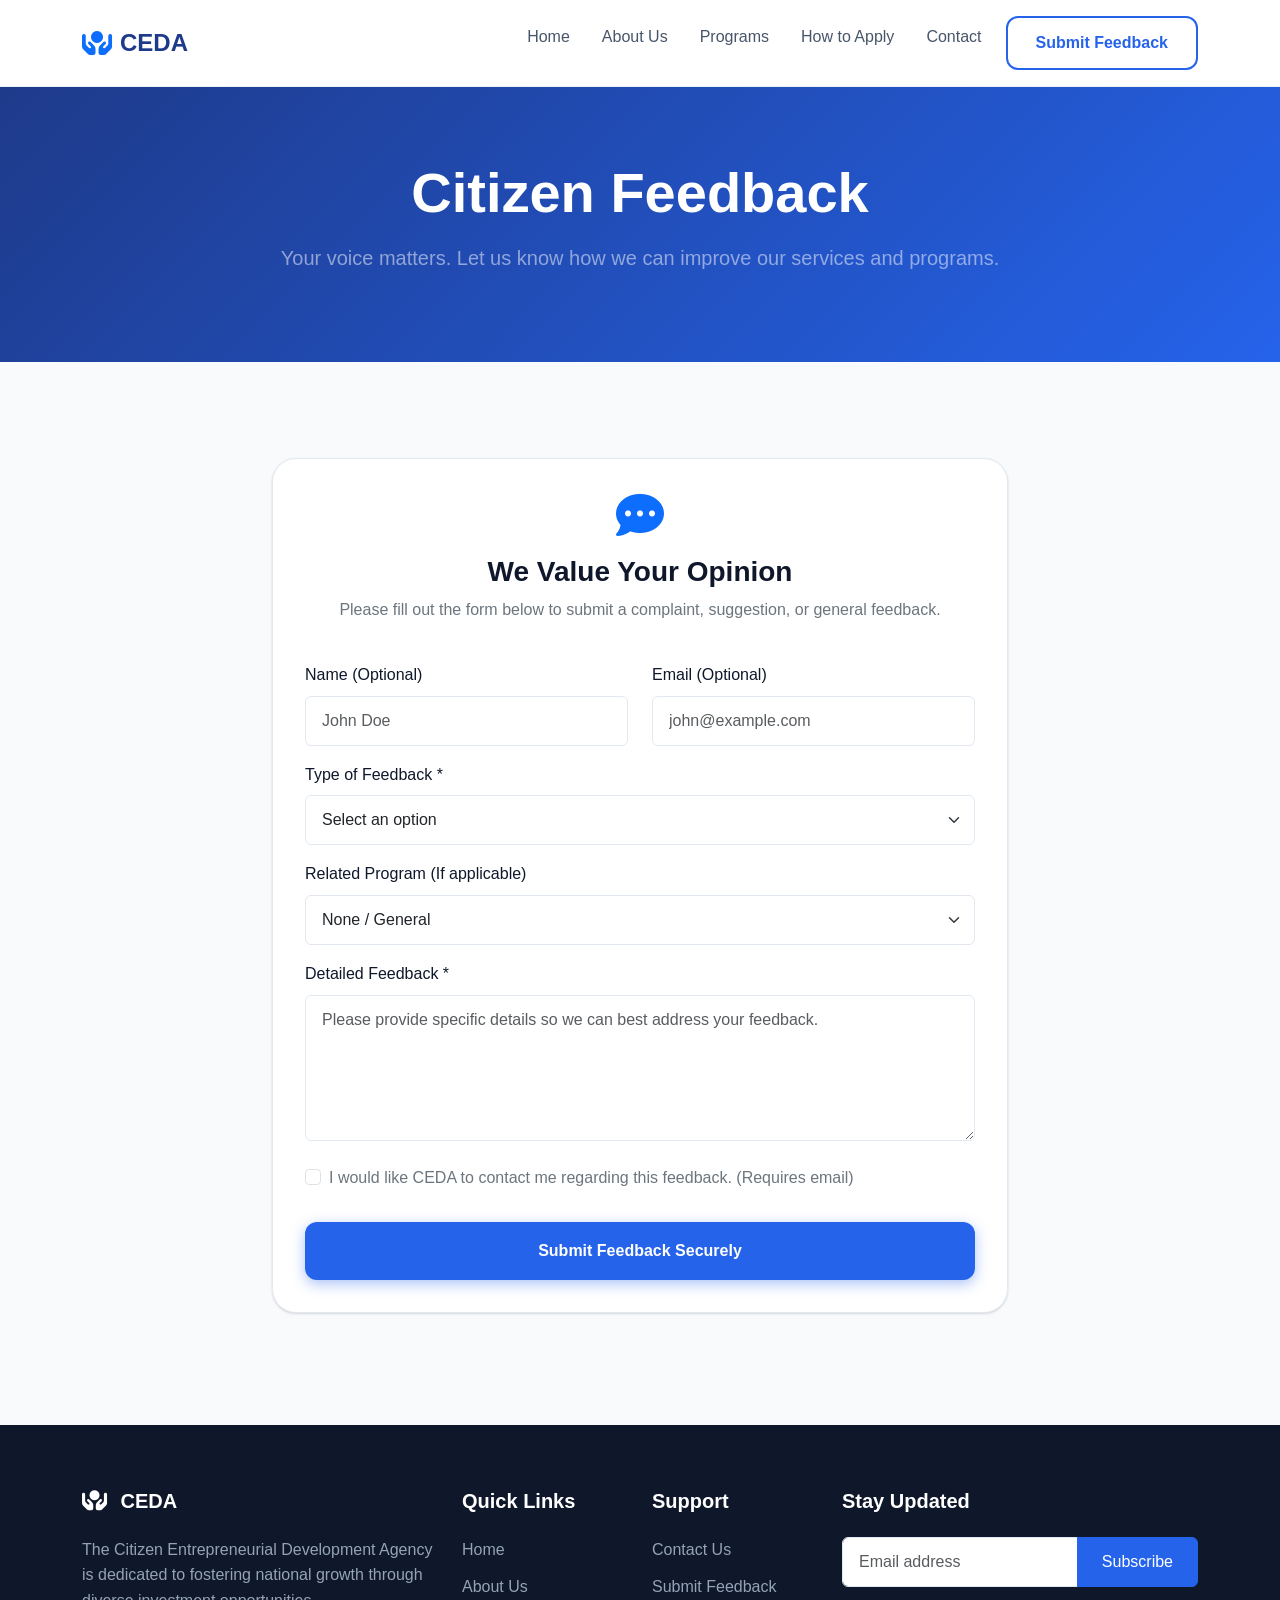
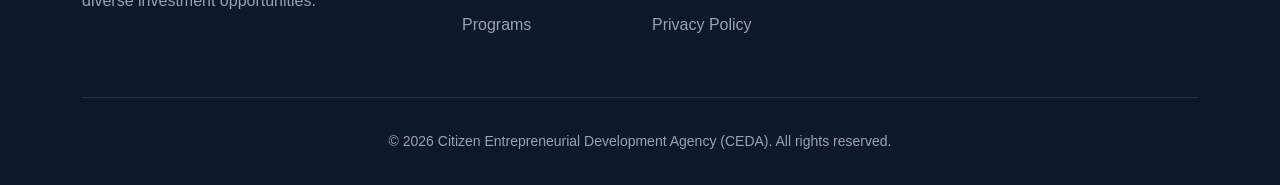
<file: feedback.html>
<!DOCTYPE html>
<html lang="en">

<head>
  <meta charset="UTF-8">
  <meta name="viewport" content="width=device-width, initial-scale=1.0">
  <title>Feedback - CEDA</title>
  <meta name="description" content="Submit your feedback to the Citizen Entrepreneurial Development Agency.">
  <link href="https://cdn.jsdelivr.net/npm/bootstrap@5.3.2/dist/css/bootstrap.min.css" rel="stylesheet">
  <link rel="stylesheet" href="https://cdnjs.cloudflare.com/ajax/libs/font-awesome/6.4.2/css/all.min.css">
  <link rel="stylesheet" href="css/styles.css">
  <link rel="stylesheet" href="css/components.css">
</head>

<body>

  <nav class="site-navbar navbar navbar-expand-lg">
    <div class="container">
      <a class="navbar-brand" href="index.html">
        <i class="fa-solid fa-hands-holding-circle text-primary"></i>
        CEDA
      </a>
      <button class="navbar-toggler" type="button" data-bs-toggle="collapse" data-bs-target="#mainNav"
        aria-controls="mainNav" aria-expanded="false" aria-label="Toggle navigation">
        <span class="navbar-toggler-icon"></span>
      </button>
      <div class="collapse navbar-collapse" id="mainNav">
        <ul class="navbar-nav ms-auto mb-2 mb-lg-0">
          <li class="nav-item"><a class="nav-link" href="index.html">Home</a></li>
          <li class="nav-item"><a class="nav-link" href="about.html">About Us</a></li>
          <li class="nav-item"><a class="nav-link" href="programs.html">Programs</a></li>
          <li class="nav-item"><a class="nav-link" aria-current="page" href="apply.html">How to Apply</a></li>
          <li class="nav-item"><a class="nav-link" href="contact.html">Contact</a></li>
          <li class="nav-item ms-lg-2"><a class="btn-custom btn-custom-outline active" href="feedback.html">Submit Feedback</a></li>
        </ul>
      </div>
    </div>
  </nav>

  <main>
    <section class="bg-primary text-white py-5 mb-5"
      style="background: linear-gradient(135deg, var(--primary-dark), var(--primary-color));">
      <div class="container py-4 text-center">
        <h1 class="display-4 fw-bold text-white mb-3">Citizen Feedback</h1>
        <p class="lead max-w-50 mx-auto text-white-50">Your voice matters. Let us know how we can improve our services and programs.</p>
      </div>
    </section>

    <section class="container py-5 animate-on-scroll">
      <div class="row justify-content-center">
        <div class="col-lg-8">
          <div class="card-ui">
            <div class="text-center mb-4">
              <i class="fa-solid fa-comment-dots fa-3x text-primary mb-3"></i>
              <h3 class="fw-bold">We Value Your Opinion</h3>
              <p class="text-secondary">Please fill out the form below to submit a complaint, suggestion, or general feedback.</p>
            </div>

            <form class="form-ui" id="feedbackForm" novalidate>
              <div class="row">
                <div class="col-md-6 mb-3">
                  <label for="feedbackName" class="form-label">Name (Optional)</label>
                  <input type="text" class="form-control" id="feedbackName" placeholder="John Doe">
                </div>
                <div class="col-md-6 mb-3">
                  <label for="feedbackEmail" class="form-label">Email (Optional)</label>
                  <input type="email" class="form-control" id="feedbackEmail" placeholder="john@example.com">
                  <div class="invalid-feedback" id="feedbackEmailError">Please fill in your email to receive a follow-up.</div>
                </div>
              </div>

              <div class="mb-3">
                <label for="feedbackType" class="form-label">Type of Feedback *</label>
                <select class="form-select" id="feedbackType" required>
                  <option value="" selected disabled>Select an option</option>
                  <option value="suggestion">Suggestion for Improvement</option>
                  <option value="complaint">Service Complaint</option>
                  <option value="compliment">Compliment/Praise</option>
                  <option value="other">Other</option>
                </select>
                <div class="invalid-feedback" id="feedbackTypeError">Please fill in this field.</div>
              </div>

              <div class="mb-3">
                <label for="programRelated" class="form-label">Related Program (If applicable)</label>
                <select class="form-select" id="programRelated">
                  <option value="none">None / General</option>
                  <option value="workforce">Workforce Readiness</option>
                  <option value="microgrants">SME Micro-Grants</option>
                  <option value="digital">Digital Literacy</option>
                  <option value="health">Community Clinics</option>
                </select>
              </div>

              <div class="mb-4">
                <label for="feedbackDetails" class="form-label">Detailed Feedback *</label>
                <textarea class="form-control" id="feedbackDetails" rows="5"
                  placeholder="Please provide specific details so we can best address your feedback."
                  required></textarea>
                <div class="invalid-feedback" id="feedbackDetailsError">Please fill in this field.</div>
              </div>

              <div class="form-check mb-4">
                <input class="form-check-input" type="checkbox" value="" id="followUpCheck">
                <label class="form-check-label text-secondary" for="followUpCheck">
                  I would like CEDA to contact me regarding this feedback. (Requires email)
                </label>
              </div>

              <button type="submit" class="btn-custom btn-custom-primary w-100 border-0 py-3">Submit Feedback Securely</button>
            </form>
          </div>
        </div>
      </div>
    </section>
  </main>

  <footer class="site-footer">
    <div class="container">
      <div class="row g-4">
        <div class="col-lg-4 col-md-6">
          <h5 class="fw-bold"><i class="fa-solid fa-hands-holding-circle me-2"></i> CEDA</h5>
          <p>The Citizen Entrepreneurial Development Agency is dedicated to fostering national growth through diverse investment opportunities.</p>
        </div>
        <div class="col-lg-2 col-md-6">
          <h5>Quick Links</h5>
          <ul class="footer-links">
            <li><a href="index.html">Home</a></li>
            <li><a href="about.html">About Us</a></li>
            <li><a href="programs.html">Programs</a></li>
          </ul>
        </div>
        <div class="col-lg-2 col-md-6">
          <h5>Support</h5>
          <ul class="footer-links">
            <li><a href="contact.html">Contact Us</a></li>
            <li><a href="feedback.html">Submit Feedback</a></li>
            <li><a href="#">Privacy Policy</a></li>
          </ul>
        </div>
        <div class="col-lg-4 col-md-6">
          <h5>Stay Updated</h5>
          <div class="input-group mb-3 form-ui">
            <input type="email" class="form-control" placeholder="Email address">
            <button class="btn btn-primary px-4" type="button"
              style="background-color: var(--primary-color); border-color: var(--primary-color);">Subscribe</button>
          </div>
        </div>
      </div>
      <div class="footer-bottom">
        <p class="mb-0">&copy; 2026 Citizen Entrepreneurial Development Agency (CEDA). All rights reserved.</p>
      </div>
    </div>
  </footer>

  <script src="https://cdn.jsdelivr.net/npm/bootstrap@5.3.2/dist/js/bootstrap.bundle.min.js"></script>
  <script src="js/main.js"></script>
  <script>
    document.getElementById('feedbackForm').addEventListener('submit', function (e) {
      e.preventDefault();
      let isValid = true;

      const requiredFields = ['feedbackType', 'feedbackDetails'];
      requiredFields.forEach(function (id) {
        const input = document.getElementById(id);
        const error = document.getElementById(id + 'Error');
        if (!input.value.trim()) {
          input.classList.add('is-invalid');
          error.style.display = 'block';
          isValid = false;
        } else {
          input.classList.remove('is-invalid');
          error.style.display = 'none';
        }
      });

      const followUp = document.getElementById('followUpCheck');
      const emailInput = document.getElementById('feedbackEmail');
      const emailError = document.getElementById('feedbackEmailError');
      if (followUp.checked && !emailInput.value.trim()) {
        emailInput.classList.add('is-invalid');
        emailError.style.display = 'block';
        isValid = false;
      } else {
        emailInput.classList.remove('is-invalid');
        emailError.style.display = 'none';
      }

      if (isValid) {
        this.reset();
        alert('Feedback submitted successfully!');
      }
    });

    ['feedbackType', 'feedbackDetails'].forEach(function (id) {
      document.getElementById(id).addEventListener('change', function () {
        if (this.value.trim()) {
          this.classList.remove('is-invalid');
          document.getElementById(id + 'Error').style.display = 'none';
        }
      });
    });

    document.getElementById('feedbackDetails').addEventListener('input', function () {
      if (this.value.trim()) {
        this.classList.remove('is-invalid');
        document.getElementById('feedbackDetailsError').style.display = 'none';
      }
    });

    document.getElementById('feedbackEmail').addEventListener('input', function () {
      if (this.value.trim()) {
        this.classList.remove('is-invalid');
        document.getElementById('feedbackEmailError').style.display = 'none';
      }
    });
  </script>
</body>

</html>
</file>
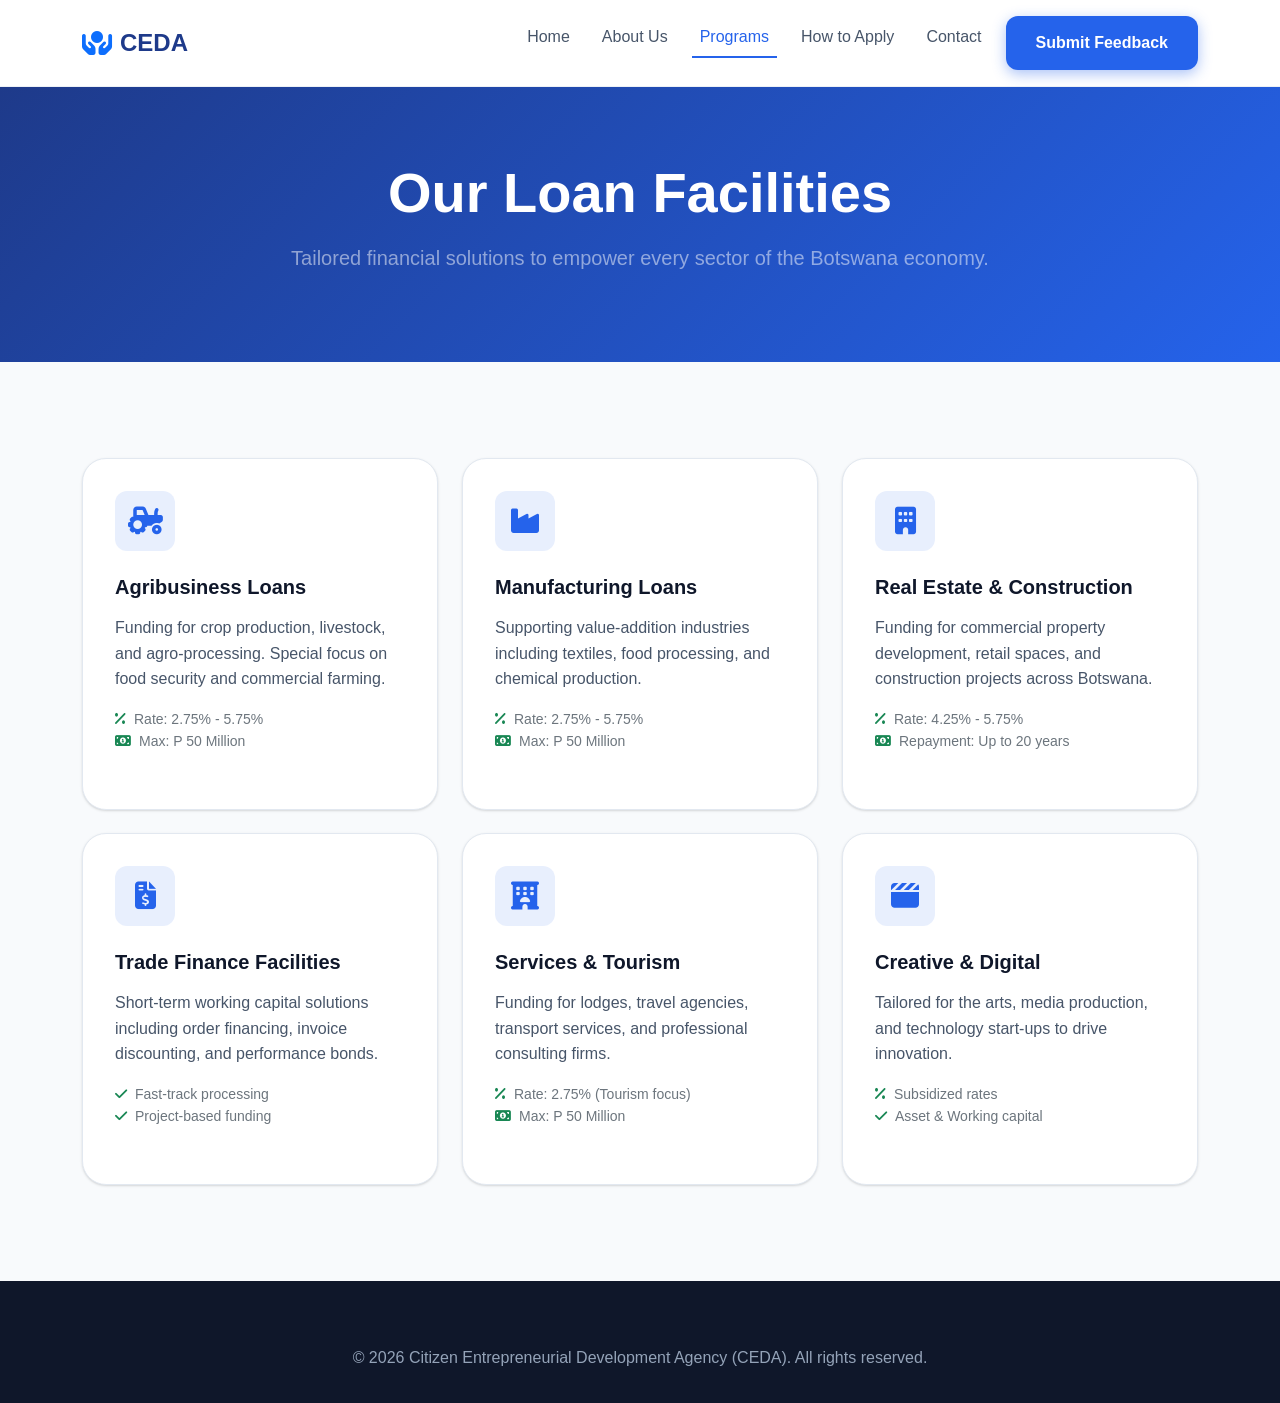
<file: programs.html>
<!DOCTYPE html>
<html lang="en">

<head>
  <meta charset="UTF-8">
  <meta name="viewport" content="width=device-width, initial-scale=1.0">
  <title>Programs & Loan Facilities - CEDA</title>
  <link href="https://cdn.jsdelivr.net/npm/bootstrap@5.3.2/dist/css/bootstrap.min.css" rel="stylesheet">
  <link rel="stylesheet" href="https://cdnjs.cloudflare.com/ajax/libs/font-awesome/6.4.2/css/all.min.css">
  <link rel="stylesheet" href="css/styles.css">
  <link rel="stylesheet" href="css/components.css">
</head>

<body>
  <nav class="site-navbar navbar navbar-expand-lg">
    <div class="container">
      <a class="navbar-brand" href="index.html">
        <i class="fa-solid fa-hands-holding-circle text-primary"></i>
        CEDA
      </a>
      <button class="navbar-toggler" type="button" data-bs-toggle="collapse" data-bs-target="#mainNav">
        <span class="navbar-toggler-icon"></span>
      </button>
      <div class="collapse navbar-collapse" id="mainNav">
        <ul class="navbar-nav ms-auto">
          <li class="nav-item"><a class="nav-link" href="index.html">Home</a></li>
          <li class="nav-item"><a class="nav-link" href="about.html">About Us</a></li>
          <li class="nav-item"><a class="nav-link active" href="programs.html">Programs</a></li>
          <li class="nav-item"><a class="nav-link" aria-current="page" href="apply.html">How to
              Apply</a></li>
          <li class="nav-item"><a class="nav-link" href="contact.html">Contact</a></li>

          <li class="nav-item ms-lg-2"><a class="btn-custom btn-custom-primary" href="feedback.html">Submit Feedback</a>
          </li>
        </ul>
      </div>
    </div>
  </nav>

  <main>

    <section class="bg-primary text-white py-5 mb-5"
      style="background: linear-gradient(135deg, var(--primary-dark), var(--primary-color));">
      <div class="container py-4 text-center">
        <h1 class="display-4 fw-bold text-white mb-3">Our Loan Facilities</h1>
        <p class="lead max-w-50 mx-auto text-white-50">Tailored financial solutions to empower every sector of the
          Botswana economy.</p>
      </div>
    </section>

    <section class="container py-5">
      <div class="row g-4">


        <div class="col-lg-4 col-md-6 animate-on-scroll">
          <div class="card-ui h-100">
            <div class="card-ui-icon"><i class="fa-solid fa-tractor"></i></div>
            <h3 class="card-ui-title">Agribusiness Loans</h3>
            <p class="card-ui-body">Funding for crop production, livestock, and agro-processing. Special focus on food
              security and commercial farming.</p>
            <ul class="list-unstyled small text-secondary mb-4">
              <li><i class="fa-solid fa-percent text-success me-2"></i>Rate: 2.75% - 5.75%</li>
              <li><i class="fa-solid fa-money-bill-1 text-success me-2"></i>Max: P 50 Million</li>
            </ul>
          </div>
        </div>

        <div class="col-lg-4 col-md-6 animate-on-scroll">
          <div class="card-ui h-100">
            <div class="card-ui-icon"><i class="fa-solid fa-industry"></i></div>
            <h3 class="card-ui-title">Manufacturing Loans</h3>
            <p class="card-ui-body">Supporting value-addition industries including textiles, food processing, and
              chemical production.</p>
            <ul class="list-unstyled small text-secondary mb-4">
              <li><i class="fa-solid fa-percent text-success me-2"></i>Rate: 2.75% - 5.75%</li>
              <li><i class="fa-solid fa-money-bill-1 text-success me-2"></i>Max: P 50 Million</li>
            </ul>
          </div>
        </div>

        <div class="col-lg-4 col-md-6 animate-on-scroll">
          <div class="card-ui h-100">
            <div class="card-ui-icon"><i class="fa-solid fa-building"></i></div>
            <h3 class="card-ui-title">Real Estate & Construction</h3>
            <p class="card-ui-body">Funding for commercial property development, retail spaces, and construction
              projects across Botswana.</p>
            <ul class="list-unstyled small text-secondary mb-4">
              <li><i class="fa-solid fa-percent text-success me-2"></i>Rate: 4.25% - 5.75%</li>
              <li><i class="fa-solid fa-money-bill-1 text-success me-2"></i>Repayment: Up to 20 years</li>
            </ul>
          </div>
        </div>

        <div class="col-lg-4 col-md-6 animate-on-scroll">
          <div class="card-ui h-100">
            <div class="card-ui-icon"><i class="fa-solid fa-file-invoice-dollar"></i></div>
            <h3 class="card-ui-title">Trade Finance Facilities</h3>
            <p class="card-ui-body">Short-term working capital solutions including order financing, invoice discounting,
              and performance bonds.</p>
            <ul class="list-unstyled small text-secondary mb-4">
              <li><i class="fa-solid fa-check text-success me-2"></i>Fast-track processing</li>
              <li><i class="fa-solid fa-check text-success me-2"></i>Project-based funding</li>
            </ul>
          </div>
        </div>

        <div class="col-lg-4 col-md-6 animate-on-scroll">
          <div class="card-ui h-100">
            <div class="card-ui-icon"><i class="fa-solid fa-hotel"></i></div>
            <h3 class="card-ui-title">Services & Tourism</h3>
            <p class="card-ui-body">Funding for lodges, travel agencies, transport services, and professional consulting
              firms.</p>
            <ul class="list-unstyled small text-secondary mb-4">
              <li><i class="fa-solid fa-percent text-success me-2"></i>Rate: 2.75% (Tourism focus)</li>
              <li><i class="fa-solid fa-money-bill-1 text-success me-2"></i>Max: P 50 Million</li>
            </ul>
          </div>
        </div>

        <div class="col-lg-4 col-md-6 animate-on-scroll">
          <div class="card-ui h-100">
            <div class="card-ui-icon"><i class="fa-solid fa-clapperboard"></i></div>
            <h3 class="card-ui-title">Creative & Digital</h3>
            <p class="card-ui-body">Tailored for the arts, media production, and technology start-ups to drive
              innovation.</p>
            <ul class="list-unstyled small text-secondary mb-4">
              <li><i class="fa-solid fa-percent text-success me-2"></i>Subsidized rates</li>
              <li><i class="fa-solid fa-check text-success me-2"></i>Asset & Working capital</li>
            </ul>
          </div>
        </div>


    </section>
  </main>

  <footer class="site-footer mt-5">
    <div class="container text-center">
      <p class="mb-0">&copy; 2026 Citizen Entrepreneurial Development Agency (CEDA). All rights reserved.</p>
    </div>
  </footer>

  <script src="https://cdn.jsdelivr.net/npm/bootstrap@5.3.2/dist/js/bootstrap.bundle.min.js"></script>
  <script src="js/main.js"></script>
</body>

</html>
</file>
<file: css/styles.css>
:root {
  --primary-color: #2563EB;
  --primary-light: #60A5FA;
  --primary-dark: #1E3A8A;
  --secondary-color: #F59E0B;
  --accent-color: #10B981;

  --bg-color: #F8FAFC;
  --surface-color: #FFFFFF;
  --text-primary: #0F172A;
  --text-secondary: #475569;

  --border-color: #E2E8F0;

  --navbar-bg: rgba(255, 255, 255, 0.9);

  --border-radius-sm: 0.375rem;
  --border-radius-md: 0.75rem;
  --border-radius-lg: 1.5rem;

  --shadow-sm: 0 1px 3px rgba(0, 0, 0, 0.1), 0 1px 2px rgba(0, 0, 0, 0.06);
  --shadow-md: 0 4px 6px rgba(0, 0, 0, 0.1), 0 2px 4px rgba(0, 0, 0, 0.06);
  --shadow-lg: 0 10px 15px rgba(0, 0, 0, 0.1), 0 4px 6px rgba(0, 0, 0, 0.05);

  --transition-fast: 0.2s ease;
  --transition-normal: 0.3s ease;
}

body {
  font-family: 'Inter', sans-serif;
  background-color: var(--bg-color);
  color: var(--text-primary);
  line-height: 1.6;
  -webkit-font-smoothing: antialiased;
  display: flex;
  flex-direction: column;
  min-height: 100vh;
}

h1,
h2,
h3,
h4,
h5,
h6 {
  font-family: 'Outfit', sans-serif;
  font-weight: 700;
  color: var(--text-primary);
}

a {
  color: var(--primary-color);
  text-decoration: none;
  transition: color var(--transition-fast);
}

a:hover {
  color: var(--primary-dark);
}

main {
  flex: 1;
}

.text-gradient {
  background: linear-gradient(135deg, var(--primary-color), var(--primary-light));
  -webkit-background-clip: text;
  -webkit-text-fill-color: transparent;
  background-clip: text;
}

[data-theme="dark"] {
  --bg-color: #0F172A;
  --surface-color: #1E293B;
  --text-primary: #F8FAFC;
  --text-secondary: #94A3B8;
  --border-color: #334155;
  --navbar-bg: rgba(30, 41, 59, 0.9);
}

[data-theme="dark"] .bg-light {
  background-color: var(--surface-color) !important;
}

[data-theme="dark"] .bg-white {
  background-color: var(--surface-color) !important;
}

.animate-on-scroll {
  opacity: 0;
  transform: translateY(30px);
  transition: opacity 0.8s cubic-bezier(0.16, 1, 0.3, 1), transform 0.8s cubic-bezier(0.16, 1, 0.3, 1);
  will-change: opacity, transform;
}

.animate-on-scroll.is-visible {
  opacity: 1;
  transform: translateY(0);
}

.delay-100 {
  transition-delay: 100ms;
}

.delay-200 {
  transition-delay: 200ms;
}

.delay-300 {
  transition-delay: 300ms;
}

.delay-400 {
  transition-delay: 400ms;
}
</file>
<file: css/components.css>
.btn-custom {
  display: inline-flex;
  align-items: center;
  justify-content: center;
  padding: 0.75rem 1.75rem;
  font-family: 'Outfit', sans-serif;
  font-weight: 600;
  border-radius: var(--border-radius-md);
  transition: all var(--transition-normal);
  border: 2px solid transparent;
  cursor: pointer;
}

.btn-custom-primary {
  background-color: var(--primary-color);
  color: white;
  box-shadow: 0 4px 14px 0 rgba(37, 99, 235, 0.39);
}

.btn-custom-primary:hover {
  background-color: var(--primary-dark);
  color: white;
  transform: translateY(-2px);
  box-shadow: 0 6px 20px rgba(37, 99, 235, 0.4);
}

.btn-custom-outline {
  background-color: transparent;
  border-color: var(--primary-color);
  color: var(--primary-color);
}

.btn-custom-outline:hover {
  background-color: var(--primary-color);
  color: white;
  transform: translateY(-2px);
}

.card-ui {
  background-color: var(--surface-color);
  border-radius: var(--border-radius-lg);
  padding: 2rem;
  box-shadow: var(--shadow-sm);
  border: 1px solid var(--border-color);
  transition: transform var(--transition-normal), box-shadow var(--transition-normal);
  height: 100%;
  display: flex;
  flex-direction: column;
}

.card-ui:hover {
  transform: translateY(-5px);
  box-shadow: var(--shadow-lg);
  border-color: var(--primary-light);
}

.card-ui-icon {
  width: 60px;
  height: 60px;
  background-color: rgba(37, 99, 235, 0.1);
  color: var(--primary-color);
  border-radius: var(--border-radius-md);
  display: flex;
  align-items: center;
  justify-content: center;
  font-size: 1.75rem;
  margin-bottom: 1.5rem;
}

.card-ui-title {
  font-size: 1.25rem;
  margin-bottom: 1rem;
}

.card-ui-body {
  color: var(--text-secondary);
  flex-grow: 1;
}

.site-navbar {
  background-color: var(--navbar-bg);
  backdrop-filter: blur(10px);
  -webkit-backdrop-filter: blur(10px);
  border-bottom: 1px solid rgba(226, 232, 240, 0.6);
  padding: 1rem 0;
  position: sticky;
  top: 0;
  z-index: 1000;
  transition: all var(--transition-normal);
}

.site-navbar .navbar-brand {
  font-family: 'Outfit', sans-serif;
  font-weight: 800;
  font-size: 1.5rem;
  color: var(--primary-dark);
  display: flex;
  align-items: center;
  gap: 0.5rem;
}

.site-navbar .nav-link {
  font-weight: 500;
  color: var(--text-secondary);
  margin: 0 0.5rem;
  position: relative;
  transition: color var(--transition-fast);
}

.site-navbar .nav-link:hover,
.site-navbar .nav-link.active {
  color: var(--primary-color);
}

.site-navbar .nav-link::after {
  content: '';
  position: absolute;
  width: 0;
  height: 2px;
  bottom: 0;
  left: 0;
  background-color: var(--primary-color);
  transition: width var(--transition-normal);
}

.site-navbar .nav-link:hover::after,
.site-navbar .nav-link.active::after {
  width: 100%;
}

.hero-component {
  padding: 6rem 0;
  background: linear-gradient(180deg, #F0FdfA 0%, var(--bg-color) 100%);
  position: relative;
  overflow: hidden;
}

.hero-content {
  position: relative;
  z-index: 2;
}

.hero-title {
  font-size: clamp(2.5rem, 5vw, 4rem);
  line-height: 1.1;
  margin-bottom: 1.5rem;
  letter-spacing: -0.02em;
}

.hero-subtitle {
  font-size: 1.25rem;
  color: var(--text-secondary);
  margin-bottom: 2rem;
  max-width: 600px;
}

.hero-image-wrapper {
  position: relative;
  border-radius: var(--border-radius-lg);
  overflow: hidden;
  box-shadow: var(--shadow-lg);
}

.stats-badge {
  text-align: center;
  padding: 1.5rem;
}

.stats-number {
  font-size: 2.5rem;
  font-family: 'Outfit', sans-serif;
  font-weight: 800;
  color: var(--primary-color);
}

.stats-label {
  color: var(--text-secondary);
  font-weight: 500;
  text-transform: uppercase;
  letter-spacing: 0.05em;
  font-size: 0.875rem;
}

.site-footer {
  background-color: var(--text-primary);
  color: white;
  padding: 4rem 0 2rem;
  margin-top: 4rem;
}

.site-footer h5 {
  color: white;
  margin-bottom: 1.5rem;
}

.site-footer p {
  color: #94A3B8;
}

.footer-links {
  list-style: none;
  padding: 0;
  margin: 0;
}

.footer-links li {
  margin-bottom: 0.75rem;
}

.footer-links a {
  color: #94A3B8;
  text-decoration: none;
  transition: color var(--transition-fast);
}

.footer-links a:hover {
  color: white;
}

.footer-bottom {
  margin-top: 3rem;
  padding-top: 2rem;
  border-top: 1px solid rgba(255, 255, 255, 0.1);
  text-align: center;
  color: #94A3B8;
  font-size: 0.875rem;
}

.form-ui .form-control,
.form-ui .form-select {
  padding: 0.75rem 1rem;
  border-radius: var(--border-radius-sm);
  border: 1px solid var(--border-color);
  transition: all var(--transition-fast);
}

.form-ui .form-control:focus,
.form-ui .form-select:focus {
  border-color: var(--primary-color);
  box-shadow: 0 0 0 0.25rem rgba(37, 99, 235, 0.25);
}

.form-ui label {
  font-weight: 500;
  color: var(--text-primary);
  margin-bottom: 0.5rem;
}
</file>
